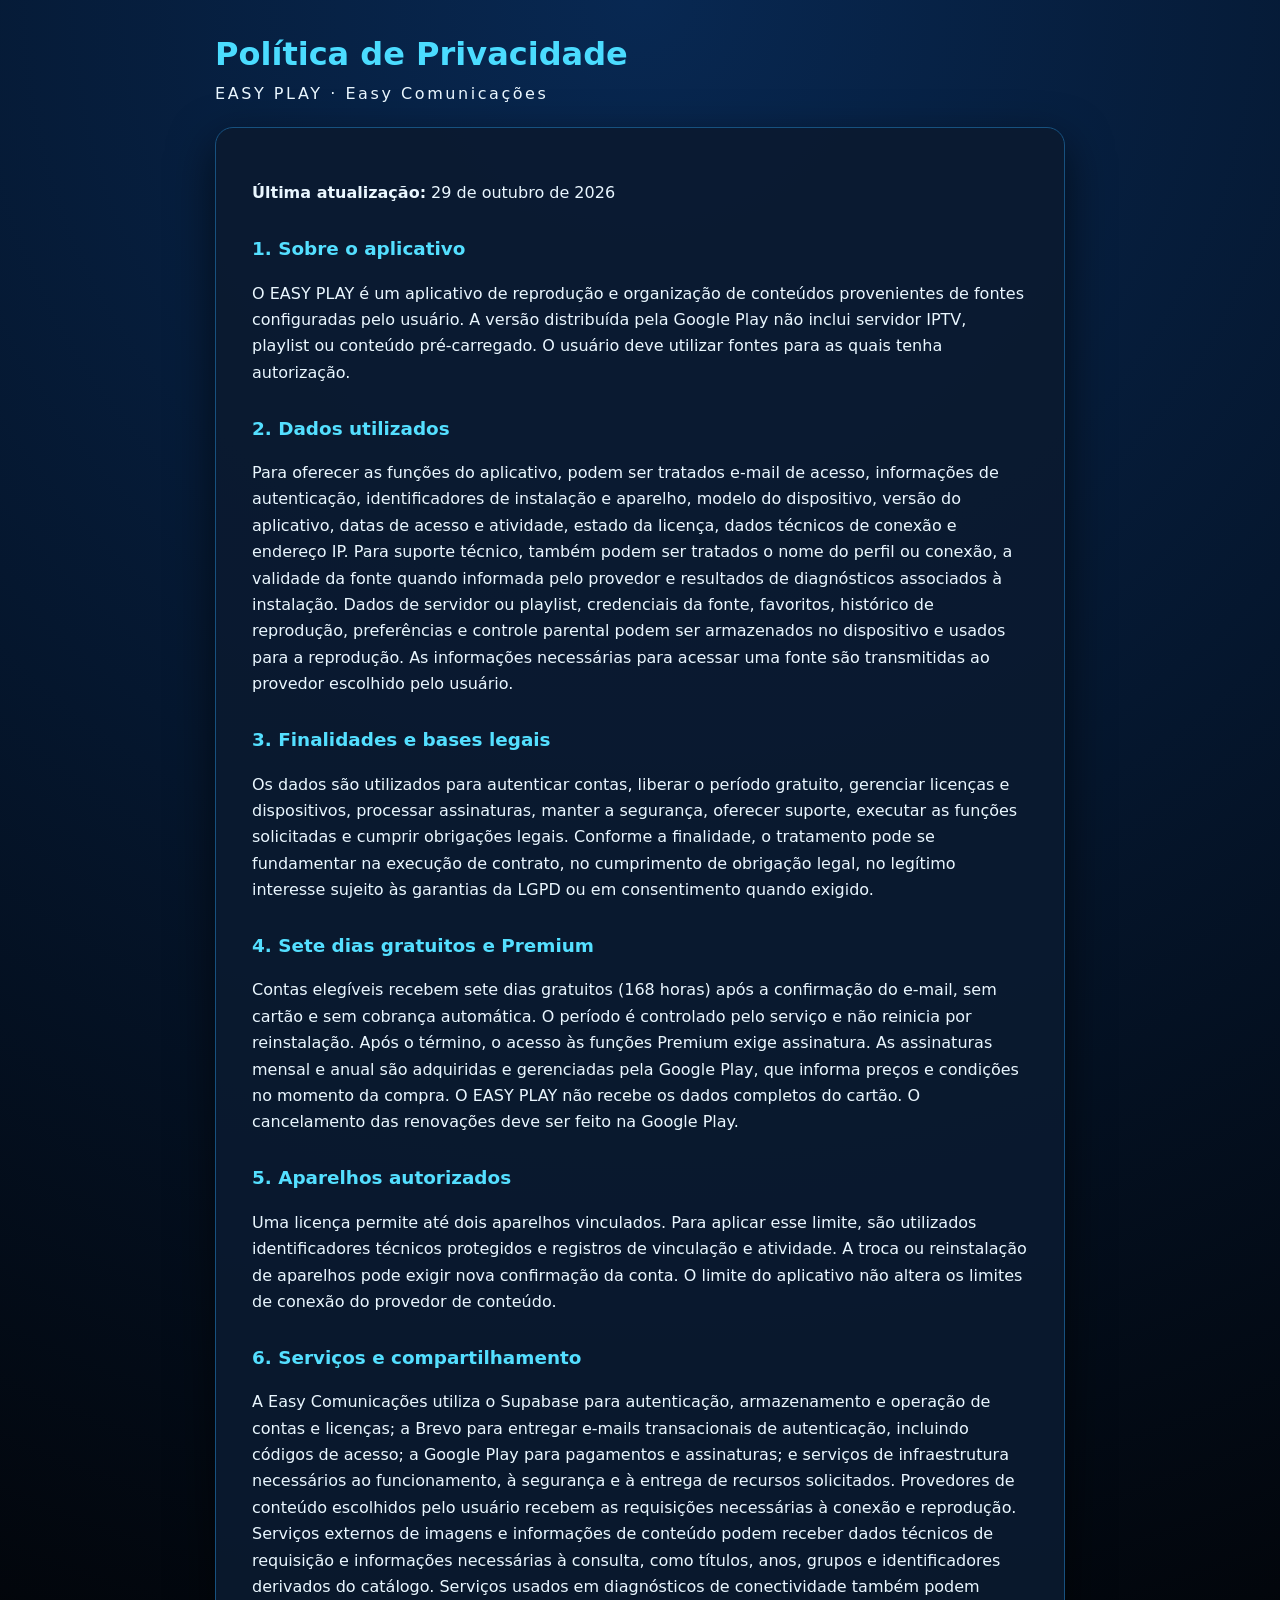
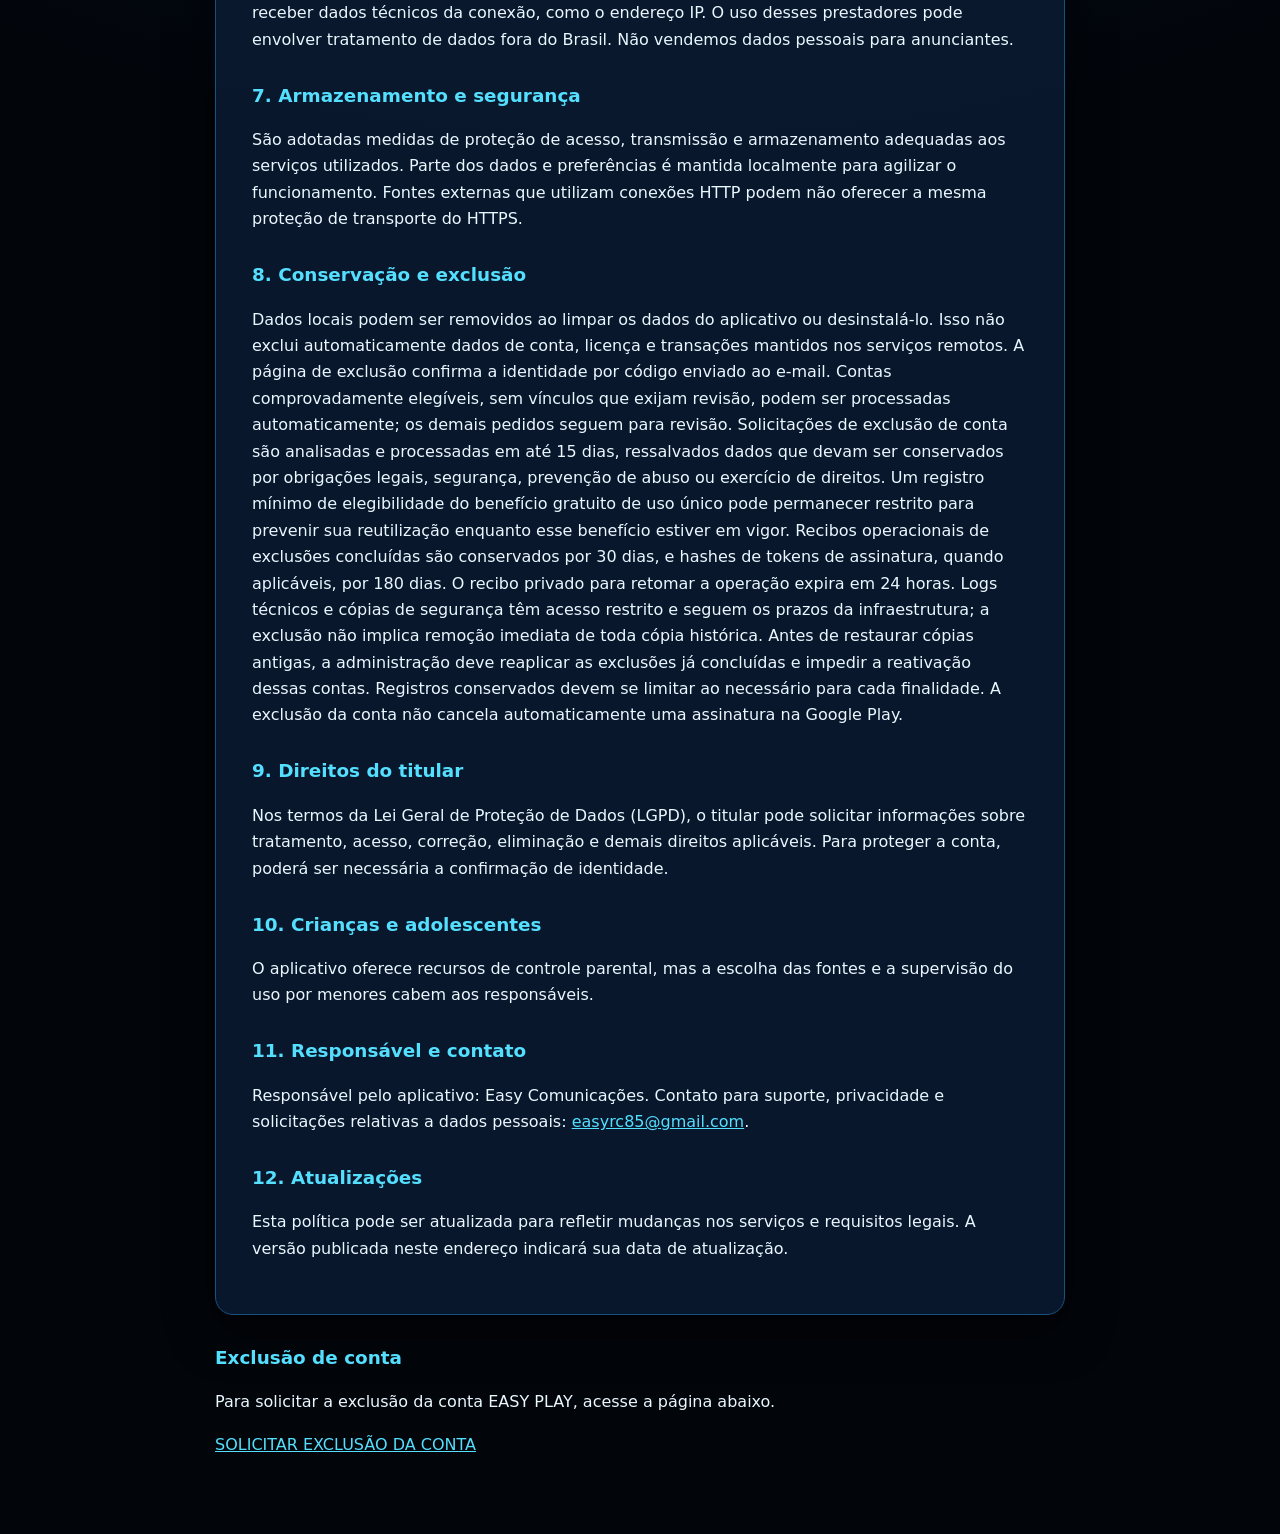
<file: index.html>
<!doctype html><html lang="pt-BR"><head><meta charset="utf-8"><meta name="viewport" content="width=device-width,initial-scale=1"><meta name="theme-color" content="#02050b"><title>Política de Privacidade — EASY PLAY</title><link rel="stylesheet" href="styles.css"></head><body><main><header><div><h1>Política de Privacidade</h1><p>EASY PLAY · Easy Comunicações</p></div></header><article><p><strong>Última atualização:</strong> 29 de outubro de 2026</p><section><h2>1. Sobre o aplicativo</h2><p>O EASY PLAY é um aplicativo de reprodução e organização de conteúdos provenientes de fontes configuradas pelo usuário. A versão distribuída pela Google Play não inclui servidor IPTV, playlist ou conteúdo pré-carregado. O usuário deve utilizar fontes para as quais tenha autorização.</p></section><section><h2>2. Dados utilizados</h2><p>Para oferecer as funções do aplicativo, podem ser tratados e-mail de acesso, informações de autenticação, identificadores de instalação e aparelho, modelo do dispositivo, versão do aplicativo, datas de acesso e atividade, estado da licença, dados técnicos de conexão e endereço IP. Para suporte técnico, também podem ser tratados o nome do perfil ou conexão, a validade da fonte quando informada pelo provedor e resultados de diagnósticos associados à instalação. Dados de servidor ou playlist, credenciais da fonte, favoritos, histórico de reprodução, preferências e controle parental podem ser armazenados no dispositivo e usados para a reprodução. As informações necessárias para acessar uma fonte são transmitidas ao provedor escolhido pelo usuário.</p></section><section><h2>3. Finalidades e bases legais</h2><p>Os dados são utilizados para autenticar contas, liberar o período gratuito, gerenciar licenças e dispositivos, processar assinaturas, manter a segurança, oferecer suporte, executar as funções solicitadas e cumprir obrigações legais. Conforme a finalidade, o tratamento pode se fundamentar na execução de contrato, no cumprimento de obrigação legal, no legítimo interesse sujeito às garantias da LGPD ou em consentimento quando exigido.</p></section><section><h2>4. Sete dias gratuitos e Premium</h2><p>Contas elegíveis recebem sete dias gratuitos (168 horas) após a confirmação do e-mail, sem cartão e sem cobrança automática. O período é controlado pelo serviço e não reinicia por reinstalação. Após o término, o acesso às funções Premium exige assinatura. As assinaturas mensal e anual são adquiridas e gerenciadas pela Google Play, que informa preços e condições no momento da compra. O EASY PLAY não recebe os dados completos do cartão. O cancelamento das renovações deve ser feito na Google Play.</p></section><section><h2>5. Aparelhos autorizados</h2><p>Uma licença permite até dois aparelhos vinculados. Para aplicar esse limite, são utilizados identificadores técnicos protegidos e registros de vinculação e atividade. A troca ou reinstalação de aparelhos pode exigir nova confirmação da conta. O limite do aplicativo não altera os limites de conexão do provedor de conteúdo.</p></section><section><h2>6. Serviços e compartilhamento</h2><p>A Easy Comunicações utiliza o Supabase para autenticação, armazenamento e operação de contas e licenças; a Brevo para entregar e-mails transacionais de autenticação, incluindo códigos de acesso; a Google Play para pagamentos e assinaturas; e serviços de infraestrutura necessários ao funcionamento, à segurança e à entrega de recursos solicitados. Provedores de conteúdo escolhidos pelo usuário recebem as requisições necessárias à conexão e reprodução. Serviços externos de imagens e informações de conteúdo podem receber dados técnicos de requisição e informações necessárias à consulta, como títulos, anos, grupos e identificadores derivados do catálogo. Serviços usados em diagnósticos de conectividade também podem receber dados técnicos da conexão, como o endereço IP. O uso desses prestadores pode envolver tratamento de dados fora do Brasil. Não vendemos dados pessoais para anunciantes.</p></section><section><h2>7. Armazenamento e segurança</h2><p>São adotadas medidas de proteção de acesso, transmissão e armazenamento adequadas aos serviços utilizados. Parte dos dados e preferências é mantida localmente para agilizar o funcionamento. Fontes externas que utilizam conexões HTTP podem não oferecer a mesma proteção de transporte do HTTPS.</p></section><section><h2>8. Conservação e exclusão</h2><p>Dados locais podem ser removidos ao limpar os dados do aplicativo ou desinstalá-lo. Isso não exclui automaticamente dados de conta, licença e transações mantidos nos serviços remotos. A página de exclusão confirma a identidade por código enviado ao e-mail. Contas comprovadamente elegíveis, sem vínculos que exijam revisão, podem ser processadas automaticamente; os demais pedidos seguem para revisão. Solicitações de exclusão de conta são analisadas e processadas em até 15 dias, ressalvados dados que devam ser conservados por obrigações legais, segurança, prevenção de abuso ou exercício de direitos. Um registro mínimo de elegibilidade do benefício gratuito de uso único pode permanecer restrito para prevenir sua reutilização enquanto esse benefício estiver em vigor. Recibos operacionais de exclusões concluídas são conservados por 30 dias, e hashes de tokens de assinatura, quando aplicáveis, por 180 dias. O recibo privado para retomar a operação expira em 24 horas. Logs técnicos e cópias de segurança têm acesso restrito e seguem os prazos da infraestrutura; a exclusão não implica remoção imediata de toda cópia histórica. Antes de restaurar cópias antigas, a administração deve reaplicar as exclusões já concluídas e impedir a reativação dessas contas. Registros conservados devem se limitar ao necessário para cada finalidade. A exclusão da conta não cancela automaticamente uma assinatura na Google Play.</p></section><section><h2>9. Direitos do titular</h2><p>Nos termos da Lei Geral de Proteção de Dados (LGPD), o titular pode solicitar informações sobre tratamento, acesso, correção, eliminação e demais direitos aplicáveis. Para proteger a conta, poderá ser necessária a confirmação de identidade.</p></section><section><h2>10. Crianças e adolescentes</h2><p>O aplicativo oferece recursos de controle parental, mas a escolha das fontes e a supervisão do uso por menores cabem aos responsáveis.</p></section><section><h2>11. Responsável e contato</h2><p>Responsável pelo aplicativo: Easy Comunicações. Contato para suporte, privacidade e solicitações relativas a dados pessoais: <a href="mailto:easyrc85@gmail.com">easyrc85@gmail.com</a>.</p></section><section><h2>12. Atualizações</h2><p>Esta política pode ser atualizada para refletir mudanças nos serviços e requisitos legais. A versão publicada neste endereço indicará sua data de atualização.</p></section></article><section id="exclusao-conta"><h2>Exclusão de conta</h2><p>Para solicitar a exclusão da conta EASY PLAY, acesse a página abaixo.</p><p><a href="account-deletion.html">SOLICITAR EXCLUSÃO DA CONTA</a></p></section></main></body></html>
</file>
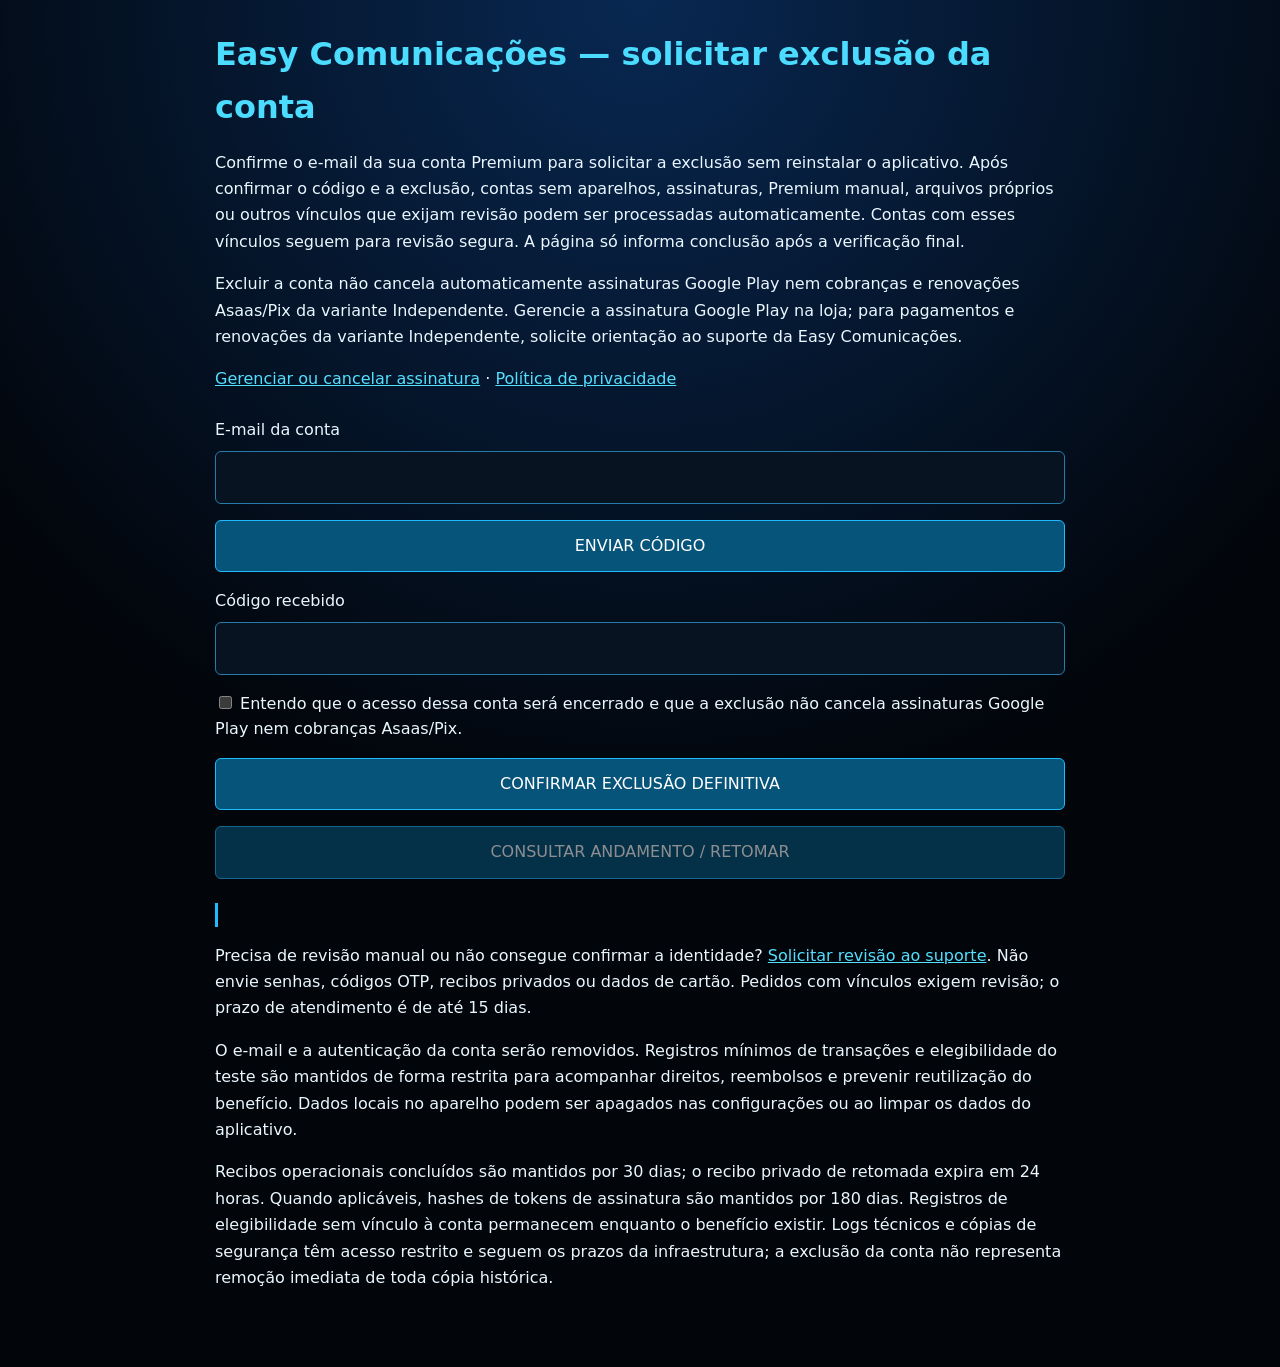
<file: account-deletion.html>
<!doctype html><html lang="pt-BR"><meta charset="utf-8"><meta name="viewport" content="width=device-width,initial-scale=1"><meta name="referrer" content="no-referrer"><meta http-equiv="Content-Security-Policy" content="default-src 'self'; script-src 'self'; style-src 'self' 'unsafe-inline'; connect-src https://wjnkdlcxgfnznewaiihn.supabase.co; img-src 'self' data:; base-uri 'none'; form-action 'none'"><title>Excluir conta — Easy Comunicações</title><link rel="stylesheet" href="styles.css"><style>form{display:grid;gap:16px;margin:24px 0}label{display:grid;gap:8px}input[type=email],input[id=account-code]{box-sizing:border-box;width:100%;padding:12px;border:1px solid #267ba8;border-radius:6px;background:#081322;color:#fff;font:inherit}label:has(input[type=checkbox]){display:block;line-height:1.6}button{padding:12px;border:1px solid #20baff;border-radius:6px;background:#07547b;color:#fff;font:inherit;cursor:pointer}button:disabled{opacity:.55;cursor:default}#result{padding:12px;border-left:3px solid #20baff;min-height:24px}a{overflow-wrap:anywhere}</style><body><noscript>Ative o JavaScript para confirmar sua identidade e acompanhar a exclusão.</noscript><main><h1>Easy Comunicações — solicitar exclusão da conta</h1><p>Confirme o e-mail da sua conta Premium para solicitar a exclusão sem reinstalar o aplicativo. Após confirmar o código e a exclusão, contas sem aparelhos, assinaturas, Premium manual, arquivos próprios ou outros vínculos que exijam revisão podem ser processadas automaticamente. Contas com esses vínculos seguem para revisão segura. A página só informa conclusão após a verificação final.</p><p>Excluir a conta não cancela automaticamente assinaturas Google Play nem cobranças e renovações Asaas/Pix da variante Independente. Gerencie a assinatura Google Play na loja; para pagamentos e renovações da variante Independente, solicite orientação ao suporte da Easy Comunicações.</p><p><a href="https://play.google.com/store/account/subscriptions">Gerenciar ou cancelar assinatura</a> · <a href="index.html">Política de privacidade</a></p><form id="deletion"><label>E-mail da conta <input id="account-email" type="email" autocomplete="email" required></label><button id="send-code" type="button">ENVIAR CÓDIGO</button><label>Código recebido <input id="account-code" autocomplete="one-time-code" inputmode="numeric" maxlength="8" pattern="[0-9]{6,8}" required></label><label><input id="confirm-deletion" type="checkbox" required> Entendo que o acesso dessa conta será encerrado e que a exclusão não cancela assinaturas Google Play nem cobranças Asaas/Pix.</label><button id="confirm-request" type="submit">CONFIRMAR EXCLUSÃO DEFINITIVA</button><button id="check-status" type="button" disabled>CONSULTAR ANDAMENTO / RETOMAR</button></form><p id="result" role="status" aria-live="polite"></p><p>Precisa de revisão manual ou não consegue confirmar a identidade? <a href="mailto:easyrc85@gmail.com?subject=Revis%C3%A3o%20de%20exclus%C3%A3o%20EASY%20PLAY">Solicitar revisão ao suporte</a>. Não envie senhas, códigos OTP, recibos privados ou dados de cartão. Pedidos com vínculos exigem revisão; o prazo de atendimento é de até 15 dias.</p><p>O e-mail e a autenticação da conta serão removidos. Registros mínimos de transações e elegibilidade do teste são mantidos de forma restrita para acompanhar direitos, reembolsos e prevenir reutilização do benefício. Dados locais no aparelho podem ser apagados nas configurações ou ao limpar os dados do aplicativo.</p><p>Recibos operacionais concluídos são mantidos por 30 dias; o recibo privado de retomada expira em 24 horas. Quando aplicáveis, hashes de tokens de assinatura são mantidos por 180 dias. Registros de elegibilidade sem vínculo à conta permanecem enquanto o benefício existir. Logs técnicos e cópias de segurança têm acesso restrito e seguem os prazos da infraestrutura; a exclusão da conta não representa remoção imediata de toda cópia histórica.</p></main><script src="account-config.js"></script><script type="module" src="account-deletion.js"></script></body></html>
</file>
<file: styles.css>
:root{color-scheme:dark}*{box-sizing:border-box}body{margin:0;background:radial-gradient(circle at top,#082852,#02050a 55%);color:#eaf7ff;font:16px/1.65 system-ui,sans-serif}main{width:min(850px,92%);margin:auto;padding:28px 0 60px}header{display:flex;align-items:center;gap:16px;margin-bottom:20px}header img{width:82px;height:82px;object-fit:contain}h1{margin:0;color:#4bdcff}header p{margin:0;letter-spacing:.16em}article{background:#0a1a30e8;border:1px solid #17517f;border-radius:18px;padding:clamp(18px,4vw,36px);box-shadow:0 16px 45px #0009}h2{font-size:1.15rem;color:#54dfff;margin-top:1.5em}a{color:#54dfff}@media(max-width:520px){header img{width:62px;height:62px}h1{font-size:1.45rem}}
</file>
